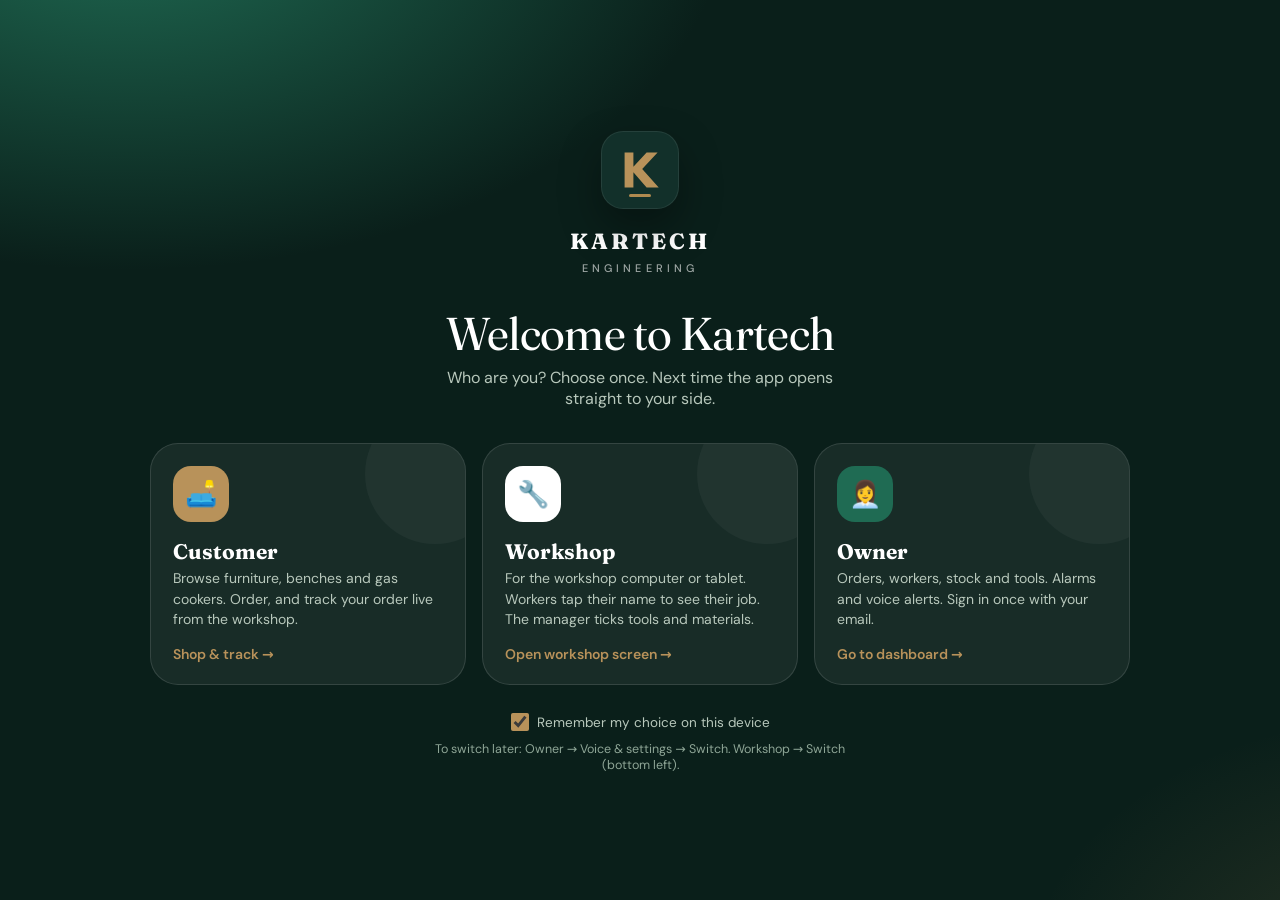
<file: index.html>
<!DOCTYPE html>
<html lang="en">
<head>
<meta charset="UTF-8">
<meta name="viewport" content="width=device-width, initial-scale=1, viewport-fit=cover">
<title>Kartech</title>
<meta name="description" content="Kartech Engineering: shop and track your order, run the workshop, manage the business.">
<meta name="theme-color" content="#185844">
<link rel="manifest" href="manifest.json">
<link rel="icon" href="icon-192.png">
<link rel="apple-touch-icon" href="apple-touch-icon.png">
<meta name="mobile-web-app-capable" content="yes">
<meta name="apple-mobile-web-app-capable" content="yes">
<meta name="apple-mobile-web-app-title" content="Kartech">
<script>
  // Opened before? Go straight to that side (unless they asked to choose again).
  (function(){ try {
    var p = new URLSearchParams(location.search), r = localStorage.getItem('kt-role');
    if (p.has('choose')) { localStorage.removeItem('kt-role'); return; }
    var go = { owner:'owner.html', workshop:'station.html', customer:'https://sh3wins.github.io/kartech-website/' }[r];
    if (go) location.replace(go);
  } catch(e){} })();
</script>
<style>
  :root{ --forest:#185844; --forest2:#102F27; --leaf:#1F6B53; --gold:#B08A4F; --lime:#B08A4F; --paper:#F4F3EE; --ease:cubic-bezier(.2,.8,.2,1); }
  *{box-sizing:border-box;margin:0;padding:0}
  html,body{min-height:100%;background:var(--forest2);color:#fff;font-family:'DM Sans',sans-serif}
  button{font:inherit;color:inherit;border:0;background:none;cursor:pointer}
  .wrap{min-height:100vh;min-height:100dvh;display:flex;flex-direction:column;align-items:center;justify-content:center;padding:32px 18px calc(28px + env(safe-area-inset-bottom,0px));
    background:radial-gradient(1000px 600px at 10% -10%, #1F6B53 0, transparent 60%), radial-gradient(700px 500px at 110% 110%, rgba(176,138,79,.18) 0, transparent 55%), var(--forest2)}
  .brand{display:flex;flex-direction:column;align-items:center;text-align:center;animation:rise .7s var(--ease) both}
  .mark{width:78px;height:78px;border-radius:22px;background:var(--forest);display:flex;align-items:center;justify-content:center;box-shadow:0 18px 40px rgba(0,0,0,.35), inset 0 0 0 1px rgba(255,255,255,.08);position:relative}
  .mark svg{width:44px;height:44px}
  .mark svg path{fill:var(--lime)}
  .mark::after{content:"";position:absolute;bottom:12px;width:22px;height:3px;background:var(--gold);border-radius:2px}
  .name{font-family:'Fraunces',sans-serif;font-weight:800;letter-spacing:.14em;font-size:22px;margin-top:18px}
  .name small{display:block;font-family:'DM Sans';font-weight:500;font-size:11px;letter-spacing:.38em;opacity:.6;margin-top:6px}
  h1{font-family:'Fraunces',sans-serif;font-weight:800;font-size:clamp(30px,6.5vw,46px);line-height:1.1;margin:34px 0 8px;text-align:center;animation:rise .7s .08s var(--ease) both}
  .lead{color:#B8C8BC;text-align:center;max-width:420px;animation:rise .7s .14s var(--ease) both}
  .roles{display:grid;grid-template-columns:repeat(3,1fr);gap:16px;width:100%;max-width:980px;margin-top:34px}
  .role{position:relative;text-align:left;background:rgba(255,255,255,.06);border:1px solid rgba(255,255,255,.12);border-radius:28px;padding:22px 22px 20px;overflow:hidden;
    transition:transform .45s cubic-bezier(.34,1.56,.64,1),background .3s,border-color .3s;animation:rise .7s var(--ease) both}
  .role:nth-child(1){animation-delay:.2s}.role:nth-child(2){animation-delay:.28s}.role:nth-child(3){animation-delay:.36s}
  .role:hover{transform:translateY(-6px) rotate(-.5deg);background:rgba(255,255,255,.1);border-color:var(--lime)}
  .role:active{transform:scale(.95);transition-duration:.08s}
  .role .ic{width:56px;height:56px;border-radius:18px;display:flex;align-items:center;justify-content:center;font-size:26px;margin-bottom:16px;background:rgba(255,255,255,.1)}
  .role.customer .ic{background:var(--lime)}
  .role.workshop .ic{background:#fff}
  .role.owner .ic{background:#1F6B53}
  .role b{display:block;font-family:'Fraunces',sans-serif;font-size:21px;margin-bottom:4px}
  .role p{color:#B8C8BC;font-size:14px;line-height:1.45}
  .role .go{display:inline-flex;align-items:center;gap:6px;margin-top:16px;font-weight:600;font-size:14px;color:var(--lime);transition:gap .25s var(--ease)}
  .role:hover .go{gap:10px}
  .role::after{content:"";position:absolute;right:-40px;top:-40px;width:140px;height:140px;border-radius:50%;background:rgba(255,255,255,.04);transition:transform .5s var(--ease)}
  .role:hover::after{transform:scale(1.4)}
  .foot{margin-top:28px;display:flex;flex-direction:column;align-items:center;gap:10px;animation:rise .7s .45s var(--ease) both}
  .remember{display:flex;align-items:center;gap:8px;color:#B8C8BC;font-size:13.5px}
  .remember input{width:18px;height:18px;accent-color:var(--lime)}
  .install{display:none;background:var(--lime);color:var(--forest);font-weight:800;border-radius:16px;padding:12px 18px}
  .install.show{display:inline-flex}
  .hint{color:#8EA596;font-size:12.5px;text-align:center;max-width:460px}
  @keyframes rise{from{opacity:0;transform:translateY(18px)}to{opacity:1;transform:none}}
  @media (max-width:760px){
    .roles{grid-template-columns:1fr;gap:12px;margin-top:26px}
    .role{display:grid;grid-template-columns:52px 1fr;column-gap:16px;padding:18px}
    .role .ic{margin:0;grid-row:span 3}
    .role b{font-size:19px}
    .role .go{margin-top:8px}
    h1{margin-top:26px}
  }
  @media (prefers-reduced-motion: reduce){ *{animation:none!important;transition:none!important} }
</style>
<link rel="stylesheet" href="fonts/fonts.css?v=1">
<link rel="stylesheet" href="css/luxe.css?v=1">
</head>
<body>
<main class="wrap">
  <div class="brand">
    <div class="mark"><svg viewBox="0 0 40 40" aria-hidden="true"><path d="M6 4h8v13L26 4h10L22 19l15 17H26L14 22v14H6z" fill="#fff"/></svg></div>
    <div class="name">KARTECH<small>ENGINEERING</small></div>
  </div>
  <h1>Welcome to Kartech</h1>
  <p class="lead">Who are you? Choose once. Next time the app opens straight to your side.</p>

  <div class="roles">
    <button class="role customer" data-role="customer">
      <span class="ic">🛋️</span>
      <b>Customer</b>
      <p>Browse furniture, benches and gas cookers. Order, and track your order live from the workshop.</p>
      <span class="go">Shop &amp; track →</span>
    </button>
    <button class="role workshop" data-role="workshop">
      <span class="ic">🔧</span>
      <b>Workshop</b>
      <p>For the workshop computer or tablet. Workers tap their name to see their job. The manager ticks tools and materials.</p>
      <span class="go">Open workshop screen →</span>
    </button>
    <button class="role owner" data-role="owner">
      <span class="ic">👩‍💼</span>
      <b>Owner</b>
      <p>Orders, workers, stock and tools. Alarms and voice alerts. Sign in once with your email.</p>
      <span class="go">Go to dashboard →</span>
    </button>
  </div>

  <div class="foot">
    <label class="remember"><input type="checkbox" id="remember" checked> Remember my choice on this device</label>
    <button class="install" id="install">⬇ Install the Kartech app</button>
    <p class="hint" id="hint">To switch later: Owner → Voice &amp; settings → Switch. Workshop → Switch (bottom left).</p>
  </div>
</main>
<script>
  var GO = { owner:'owner.html', workshop:'station.html', customer:'https://sh3wins.github.io/kartech-website/' };
  document.querySelectorAll('[data-role]').forEach(function(b){
    b.addEventListener('click', function(){
      var r = b.dataset.role;
      try { if (document.getElementById('remember').checked) localStorage.setItem('kt-role', r); else localStorage.removeItem('kt-role'); } catch(e){}
      location.href = GO[r];
    });
  });
  // "Install the app" button (Android Chrome / Edge / desktop)
  var deferred = null, ib = document.getElementById('install');
  window.addEventListener('beforeinstallprompt', function(e){ e.preventDefault(); deferred = e; ib.classList.add('show'); });
  ib.addEventListener('click', function(){ if (!deferred) return; deferred.prompt(); deferred.userChoice.finally(function(){ deferred = null; ib.classList.remove('show'); }); });
  window.addEventListener('appinstalled', function(){ ib.classList.remove('show'); });
  if (/iphone|ipad/i.test(navigator.userAgent) && !navigator.standalone)
    document.getElementById('hint').innerHTML = 'On iPhone: tap Share, then <b>Add to Home Screen</b> to install the app.';
  if ('serviceWorker' in navigator && location.protocol === 'https:') navigator.serviceWorker.register('sw.js').catch(function(){});
</script>
</body>
</html>
</file>
<file: fonts/fonts.css>
/* Kartech type, saved inside the project so it loads even when Google Fonts is blocked.
   Fraunces (display, variable: weight 100–900, optical size 9–144) · DM Sans (text). Both SIL Open Font License. */
@font-face{font-family:'Fraunces';src:url('fraunces.woff2') format('woff2');font-weight:100 900;font-style:normal;font-display:swap}
@font-face{font-family:'DM Sans';src:url('dm-sans-400.woff2') format('woff2');font-weight:400;font-display:swap}
@font-face{font-family:'DM Sans';src:url('dm-sans-500.woff2') format('woff2');font-weight:500;font-display:swap}
@font-face{font-family:'DM Sans';src:url('dm-sans-600.woff2') format('woff2');font-weight:600;font-display:swap}
@font-face{font-family:'DM Sans';src:url('dm-sans-700.woff2') format('woff2');font-weight:700 900;font-display:swap}
/* Older screens ask for Archivo, Inter, Sora or Manrope: all now use DM Sans, so every screen shares one text face. */
@font-face{font-family:'Archivo';src:url('dm-sans-700.woff2') format('woff2');font-weight:100 900;font-display:swap}
@font-face{font-family:'Inter';src:url('dm-sans-400.woff2') format('woff2');font-weight:100 400;font-display:swap}
@font-face{font-family:'Inter';src:url('dm-sans-500.woff2') format('woff2');font-weight:500;font-display:swap}
@font-face{font-family:'Inter';src:url('dm-sans-600.woff2') format('woff2');font-weight:600 900;font-display:swap}
@font-face{font-family:'Sora';src:url('dm-sans-600.woff2') format('woff2');font-weight:100 600;font-display:swap}
@font-face{font-family:'Sora';src:url('dm-sans-700.woff2') format('woff2');font-weight:700 900;font-display:swap}
@font-face{font-family:'Manrope';src:url('dm-sans-400.woff2') format('woff2');font-weight:100 400;font-display:swap}
@font-face{font-family:'Manrope';src:url('dm-sans-500.woff2') format('woff2');font-weight:500;font-display:swap}
@font-face{font-family:'Manrope';src:url('dm-sans-600.woff2') format('woff2');font-weight:600;font-display:swap}
@font-face{font-family:'Manrope';src:url('dm-sans-700.woff2') format('woff2');font-weight:700 900;font-display:swap}
</file>
<file: css/luxe.css>
/* =====================================================================
   KARTECH · "Workshop atelier" look for the apps
   (owner app, workshop screen, front door, receipt check)
   Loads LAST, so it overrides the older themes. Same colours and type as
   the website: powder-coated forest green, brushed brass, zinc-plated steel.
   ===================================================================== */
:root{
  --deep:#12302A; --deep2:#0A1F1A; --deep3:#1B4038;
  --lime:#B8925A; --lime2:#9E7A45; --lime-soft:#F0E8DA;
  --bg:#ECEFED; --card:#FFFFFF; --ink:#1E2422; --muted:#5F6B67; --line:#D9DFDC;
  --r-lg:14px; --r-md:10px; --r-sm:8px;
  --shadow:0 1px 0 rgba(18,48,42,.05), 0 1px 3px rgba(18,48,42,.06);
  --shadow-up:0 2px 4px rgba(18,48,42,.06), 0 14px 32px rgba(18,48,42,.10);
  --head:'Fraunces', Georgia, serif;
  --body:'DM Sans', system-ui, sans-serif;
  --forest:var(--deep); --forest2:var(--deep2); --leaf:var(--deep); --leaf-soft:var(--lime-soft);
  --green:var(--deep); --green-dim:var(--deep2); --green-soft:#E3EAE6; --paper:var(--bg);
  /* status colours: calmer, still clearly different */
  --c-late:#B4432F; --c-late-bg:#F6E7E2;
  --c-urg:#B7791F;  --c-urg-bg:#F5EBD8;
  --c-wait:#3D6680; --c-wait-bg:#E3ECF1;
  --c-work:#2F6B55; --c-work-bg:#E1ECE6;
  --red:#B4432F; --red-soft:#F6E7E2; --amber:#9A6A12; --amber-soft:#F5EBD8; --blue:#3D6680; --blue-soft:#E3ECF1;
  --late:var(--c-late); --urg:var(--c-urg);
}
html, body{ font-family:var(--body); -webkit-font-smoothing:antialiased }
body.dash, body.sw{ background:var(--bg); color:var(--ink) }
::selection{ background:var(--lime); color:#fff }
:focus-visible{ outline:2px solid var(--lime); outline-offset:2px }

/* headings: light, large-optical-size Fraunces */
h1, h2, .kd-top h1, .kd-head h3, .kd-plan h3, .modal h2, .sheet h2{
  font-family:var(--head) !important; font-weight:400 !important; letter-spacing:-.015em;
  font-variation-settings:'opsz' 72, 'SOFT' 0, 'WONK' 0;
}
.kd-top h1{ font-size:34px !important; font-weight:350 !important; font-variation-settings:'opsz' 144 }
/* small labels: sentence case, not shouted */
.kd-kicker, .section-title, .k, .eyebrow{ text-transform:none !important; letter-spacing:0 !important; font-weight:600 !important; font-size:13px !important; color:var(--muted) !important }

/* buttons: flat, crisp corners, brass for the main action */
.btn{ border-radius:8px; font-weight:600; letter-spacing:.005em; box-shadow:none !important }
.fab, .kd-top .btn:not(.line), .btn.gold, .btn.lime{ background:var(--lime) !important; color:#13201C !important }
.btn.line{ background:transparent; border:1px solid var(--line); color:var(--ink) }

/* ---------- sidebar ---------- */
.side{ background:var(--deep2) !important; border-right:1px solid rgba(184,146,90,.18) }
.side .logo, .logo{ font-family:var(--head) !important; font-weight:600 !important; letter-spacing:.02em !important; font-variation-settings:'opsz' 48 }
.side .tabs button{ color:#B7C4BF; border-radius:8px }
.side .tabs button:hover{ background:rgba(255,255,255,.05); color:#fff }
.side .tabs button.on{ background:rgba(184,146,90,.14) !important; color:#F2E6CF !important; box-shadow:inset 0 0 0 1px rgba(184,146,90,.35) }
.side .tabs button.on::before{ background:var(--lime) !important; width:2px }
.side .tabs .badge{ background:var(--c-late); animation:none }
.side-sw{ background:transparent !important; border:1px solid rgba(184,146,90,.35) !important; border-radius:10px !important }
@media (max-width:900px){
  .side{ background:#fff !important; border-right:0 }
  .side .tabs button.on{ background:none !important; box-shadow:none; color:var(--deep) !important }
  .side .tabs button.on::before{ background:var(--lime) !important; height:2px; width:auto }
  .mbar{ background:var(--deep2) !important }
}

/* ---------- dashboard cards ---------- */
.kd-card, .card, .kpi{ border-radius:var(--r-lg) !important; box-shadow:var(--shadow) !important; border:1px solid var(--line) !important; background:#fff }
.kpi{ background:#fff !important; padding:18px 20px 16px }
.kpi::after{ display:none !important }
.kpi .kpi-ic{ width:10px; height:10px; font-size:0; background:var(--c) !important; box-shadow:0 0 0 4px var(--bg) }
.kpi .kpi-ic *{ display:none }
.kpi-top{ font-weight:600; color:var(--ink); font-size:14.5px }
.kpi b{ font-family:var(--head) !important; font-weight:300 !important; font-size:52px !important; color:var(--ink) !important; letter-spacing:-.03em; font-variation-settings:'opsz' 144 }
.kpi .kpi-view{ color:var(--c) !important }
.kpi.on{ background:#fff !important; border-color:var(--line) !important; box-shadow:inset 0 3px 0 var(--c), var(--shadow) !important }
.kd-k .on, .k-working.on{ color:inherit }
/* the dark "today's plan" panel */
.kd-plan{ background:var(--deep) !important; background-image:none !important; border-color:var(--deep) !important }
.kd-plan::before, .kd-plan::after{ display:none !important }
.kd-plan .kd-kicker{ color:#D9BE8E !important }
/* charts in brass and green */
.kd-bars i, .kd-bar i{ background:#9FB5AC }
.kd-dt-i, .kd-dp{ background:#F6F8F7 !important; border-color:var(--line) !important; border-radius:10px !important }
.kd-dt-i b, .kd-dn-c b{ font-family:var(--head) !important; font-weight:350 !important; font-variation-settings:'opsz' 72 }
.kd-seg{ background:var(--bg) !important }

/* lists and rows */
.row, .o-row, .kd-ord{ border-radius:10px }
.pill, .chip{ border-radius:999px }
.toast{ background:var(--deep2) !important; color:#fff; border:1px solid rgba(184,146,90,.4) }

/* labels above headings are not needed: the heading says it */
.kd-kicker{ display:none !important }
.kd-plan-head{ justify-content:flex-end !important; margin-bottom:-6px }
.kd-orb{ display:none !important }
.kd-plan h3{ font-size:26px !important }
.kd-plan li{ background:rgba(255,255,255,.05) !important; border:1px solid rgba(255,255,255,.06); border-radius:8px !important; font-size:14px }
.kd-plan li.warn{ background:rgba(184,146,90,.14) !important; border-color:rgba(184,146,90,.3) }
.kd-plan li span{ font-size:0 !important; width:6px; height:6px; border-radius:50%; background:#D9BE8E; margin-top:7px }
.kd-plan li.warn span{ background:#E39B7F }
.kd-plan .brief-say{ background:transparent !important; border:1px solid rgba(217,190,142,.45) !important; color:#E9DCC3 !important }

/* status cards: a small coloured dot instead of a big icon */
.kpi .kpi-ic{ width:10px !important; height:10px !important; border-radius:50% !important; font-size:0 !important; padding:0 }
.kpi .kpi-ic::after{ display:none !important }
.k-working.on{ background:#fff !important }
.k-working.on .kpi-top, .k-working.on .kpi-sub{ color:inherit !important }
.k-working.on .kpi-sub{ color:var(--muted) !important }
.k-working.on b{ color:var(--ink) !important }
.k-working.on .kpi-view{ color:var(--c) !important }
.k-working.on .kpi-ic{ background:var(--c) !important }
.k-working.on::before{ display:none !important }

/* ---------- Shop products (owner) ---------- */
.sp-mode{ margin:0 0 18px; display:inline-flex }
.sp-filters{ display:flex; gap:8px; flex-wrap:wrap; margin:-4px 0 16px }
.sp-f{ border:1px solid var(--line); background:#fff; color:var(--ink); border-radius:999px; padding:7px 14px; font:inherit; font-size:13.5px; font-weight:500; cursor:pointer }
.sp-f small{ color:var(--muted); margin-left:2px }
.sp-f.on{ background:var(--deep); border-color:var(--deep); color:#fff }.sp-f.on small{ color:#B7C4BF }
.sp-note{ margin:0 0 16px; padding:10px 14px; border-radius:10px; background:var(--lime-soft); color:#5B4A2D; font-size:14px }
.sp-grid{ display:grid; grid-template-columns:repeat(auto-fill, minmax(190px, 1fr)); gap:18px }
.sp-card{ text-align:left; background:#fff; border:1px solid var(--line); border-radius:12px; padding:0 0 12px; overflow:hidden; cursor:pointer; display:flex; flex-direction:column; gap:3px; font:inherit; color:var(--ink); transition:box-shadow .2s, transform .2s }
.sp-card:hover{ box-shadow:var(--shadow-up); transform:translateY(-2px) }
.sp-card.off{ opacity:.6 }
.sp-ph{ position:relative; display:block; aspect-ratio:4/5; background:#DCE1DE; margin-bottom:8px }
.sp-ph img{ width:100%; height:100%; object-fit:cover; display:block }
.sp-none{ position:absolute; inset:0; display:flex; align-items:center; justify-content:center; color:var(--muted); font-size:13.5px; font-weight:600; border:2px dashed #B9C2BE; border-radius:8px; margin:10px }
.sp-n, .sp-hid{ position:absolute; left:8px; bottom:8px; font-style:normal; font-size:11.5px; font-weight:600; background:rgba(10,31,26,.78); color:#fff; padding:3px 8px; border-radius:999px }
.sp-hid{ left:auto; right:8px; background:var(--c-late) }
.sp-card b{ font-family:var(--head); font-weight:400; font-size:17px; padding:0 12px; line-height:1.25; font-variation-settings:'opsz' 36 }
.sp-pr{ padding:0 12px; font-weight:600; font-size:14px }
.sp-card small{ padding:0 12px; color:var(--muted); font-size:12.5px }
.sp-m{ display:flex; flex-direction:column; gap:12px }
.modal:has(.sp-m){ max-width:640px; max-height:92vh; overflow:auto }
.sp-pics{ display:flex; gap:10px; overflow-x:auto; padding-bottom:4px }
.sp-pic{ position:relative; flex:none; width:120px; height:150px; border-radius:10px; overflow:hidden; background:#DCE1DE }
.sp-pic img{ width:100%; height:100%; object-fit:cover }
.sp-pic.main{ box-shadow:0 0 0 2px var(--lime) }
.sp-pic i, .sp-pic [data-main]{ position:absolute; left:6px; bottom:6px; font-style:normal; font-size:11.5px; font-weight:600; background:rgba(10,31,26,.8); color:#fff; border:0; border-radius:999px; padding:3px 8px; cursor:pointer; font-family:inherit }
.sp-pic i{ background:var(--lime); color:#13201C }
.sp-pic .x{ position:absolute; top:6px; right:6px; width:28px; height:28px; border-radius:50%; border:0; background:rgba(10,31,26,.8); color:#fff; cursor:pointer; font-size:13px }
.sp-add{ flex:none; width:120px; height:150px; border-radius:10px; border:2px dashed #B9C2BE; background:#fff; display:flex; flex-direction:column; align-items:center; justify-content:center; gap:4px; text-align:center; font:inherit; font-size:13.5px; font-weight:600; color:var(--deep); cursor:pointer; padding:8px }
.sp-add b{ font-size:28px; font-weight:400; line-height:1 }
.sp-add small{ font-weight:400; color:var(--muted); font-size:11.5px }
.sp-tags{ display:flex; gap:8px; flex-wrap:wrap }
.sp-show{ display:flex; gap:10px; align-items:center; font-weight:600 }
.sp-show input{ width:20px; height:20px; accent-color:var(--deep) }
.sp-act{ display:flex; gap:8px; flex-wrap:wrap; align-items:center; margin-top:4px }
.sp-act .grow{ flex:1 }
.field em{ font-style:normal; font-weight:400; color:var(--muted) }
@media (max-width:900px){ .sp-grid{ grid-template-columns:repeat(2, minmax(0,1fr)); gap:12px } .sp-card b{ font-size:15.5px } .d-head .st-btns{ flex-wrap:wrap } }
</file>
